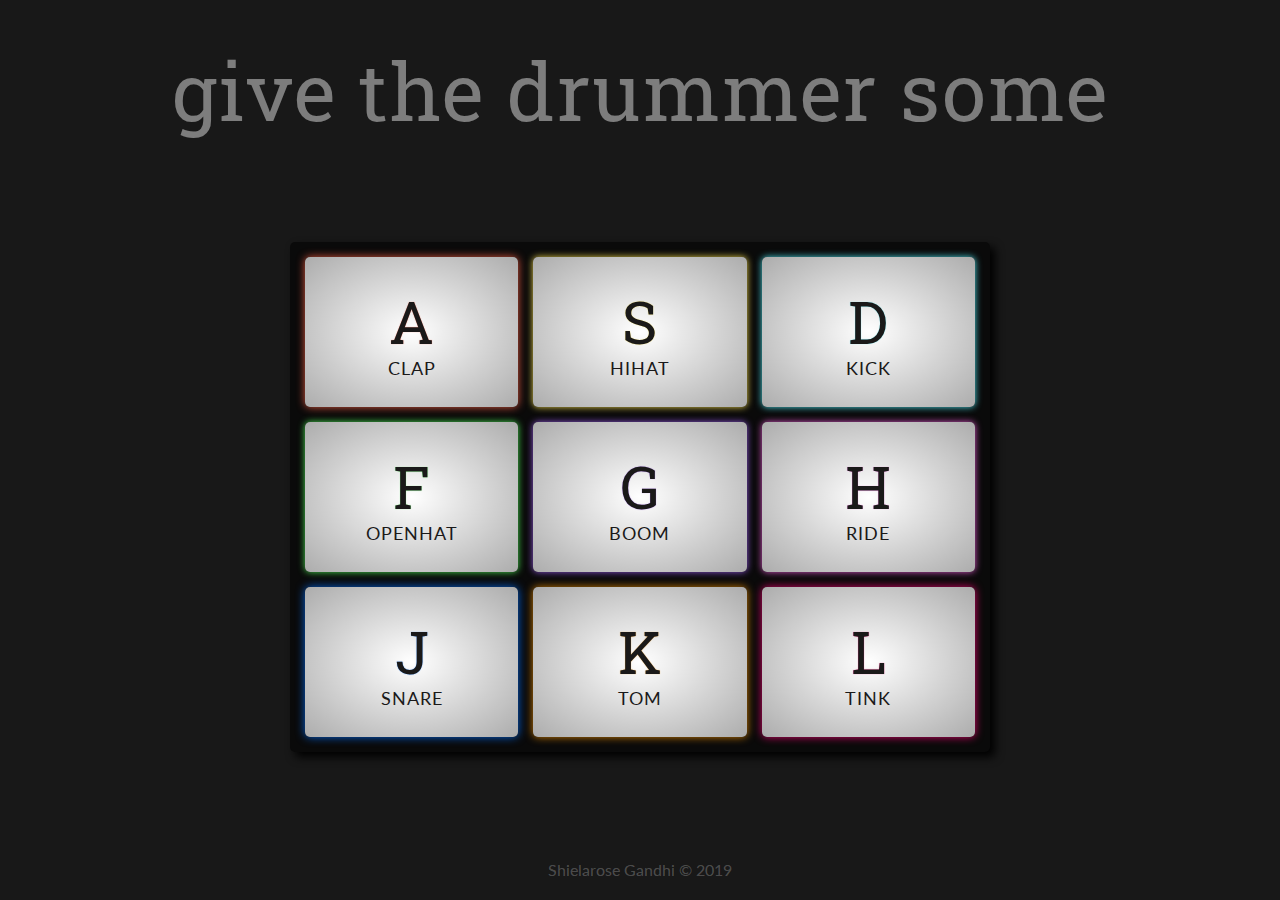
<file: JS30 - 1 - DrumKit/index.html>
<!DOCTYPE html>
<html lang="en">

<head>
   <meta charset="UTF-8">
   <title>give the drummer some</title>
   <link href="https://fonts.googleapis.com/css?family=Lato|Roboto+Slab" rel="stylesheet">
   <link rel="apple-touch-icon" sizes="76x76" href="favicon/apple-touch-icon.png">
   <link rel="icon" type="image/png" sizes="32x32" href="favicon/favicon-32x32.png">
   <link rel="icon" type="image/png" sizes="16x16" href="favicon/favicon-16x16.png">
   <link rel="manifest" href="favicon/site.webmanifest">
   <link rel="mask-icon" href="favicon/safari-pinned-tab.svg" color="#5bbad5">
   <link rel="shortcut icon" href="favicon/favicon.ico">
   <meta name="msapplication-TileColor" content="#da532c">
   <meta name="msapplication-config" content="favicon/browserconfig.xml">
   <meta name="theme-color" content="#ffffff">
   <link rel="stylesheet" href="style.css">
</head>

<body>

   <h1>give the drummer some</h1>
   <div class="keys">
      <div data-key="65" class="key key1">
         <kbd>A</kbd>
         <span class="sound">clap</span>
      </div>
      <div data-key="83" class="key key2">
         <kbd>S</kbd>
         <span class="sound">hihat</span>
      </div>
      <div data-key="68" class="key key3">
         <kbd>D</kbd>
         <span class="sound">kick</span>
      </div>
      <div data-key="70" class="key key4">
         <kbd>F</kbd>
         <span class="sound">openhat</span>
      </div>
      <div data-key="71" class="key key5">
         <kbd>G</kbd>
         <span class="sound">boom</span>
      </div>
      <div data-key="72" class="key key6">
         <kbd>H</kbd>
         <span class="sound">ride</span>
      </div>
      <div data-key="74" class="key key7">
         <kbd>J</kbd>
         <span class="sound">snare</span>
      </div>
      <div data-key="75" class="key key8">
         <kbd>K</kbd>
         <span class="sound">tom</span>
      </div>
      <div data-key="76" class="key key9">
         <kbd>L</kbd>
         <span class="sound">tink</span>
      </div>
   </div>

   <footer><a href="https://shielarosegandhi.com/" target="_blank">Shielarose Gandhi &copy; 2019</a></footer>

   <audio data-key="65" src="sounds/clap.wav"></audio>
   <audio data-key="83" src="sounds/hihat.wav"></audio>
   <audio data-key="68" src="sounds/kick.wav"></audio>
   <audio data-key="70" src="sounds/openhat.wav"></audio>
   <audio data-key="71" src="sounds/boom.wav"></audio>
   <audio data-key="72" src="sounds/ride.wav"></audio>
   <audio data-key="74" src="sounds/snare.wav"></audio>
   <audio data-key="75" src="sounds/tom.wav"></audio>
   <audio data-key="76" src="sounds/tink.wav"></audio>

   <script src="https://code.jquery.com/jquery-3.3.1.min.js" integrity="sha256-FgpCb/KJQlLNfOu91ta32o/NMZxltwRo8QtmkMRdAu8="
      crossorigin="anonymous"></script>
   <script>
      function playSound(e) {
         // select audio by data-key
         const audio = document.querySelector(`audio[data-key="${e.keyCode}"]`)
         const key = document.querySelector(`.key[data-key="${e.keyCode}"]`)

         // if there's no audio, stop the function from running
         if (!audio) return;

         audio.currentTime = 0 //rewinds to the start
         audio.play()

         // add class in js when playing 
         key.classList.add('playing');
      }
      
      function removeTransition(e) {
         if (e.propertyName !== 'transform') return; // skip it if it's not a transform
         this.classList.remove('playing');
      }

      // listen on each key for when the transition end event happens
      const keys = document.querySelectorAll('.key');
      keys.forEach(key => {
         key.addEventListener('transitionend', removeTransition)
      })
      window.addEventListener('keydown', playSound)

      $(function(){
         $(".key").on("click", function(){
            const key = $(this).data('key')
            const selectedDiv = $(`.key[data-key=${key}]`)
            const audio = $(`audio[data-key=${key}]`)[0]

            // if there's no audio, stop the function from running
            if (!audio) return;

            audio.currentTime = 0 //rewinds to the start
            audio.play()

            // add class in js when playing 
            $(this).addClass('playing');
         })
      })
   </script>


</body>

</html>
</file>
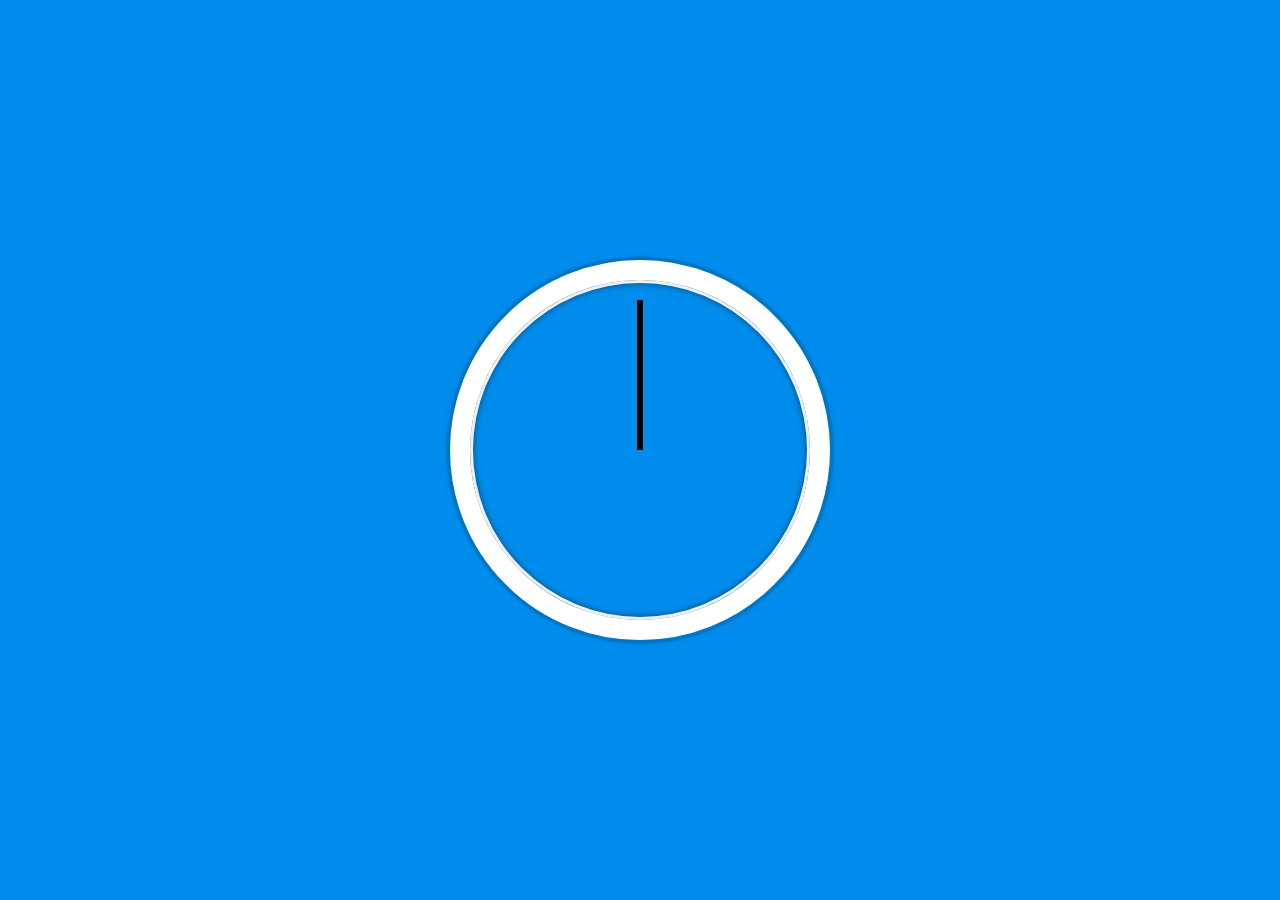
<file: JS30 - 2 - Clock/index.html>
<!DOCTYPE html>
<html lang="en">
<head>
  <meta charset="UTF-8">
  <title>JS + CSS Clock</title>
</head>
<body>


    <div class="clock">
      <div class="clock-face">
        <div class="hand hour-hand"></div>
        <div class="hand min-hand"></div>
        <div class="hand second-hand"></div>
      </div>
    </div>


  <style>
    html {
      background: #018DED url(http://unsplash.it/1500/1000?image=881&blur=50);
      background-size: cover;
      font-family: 'helvetica neue';
      text-align: center;
      font-size: 10px;
    }

    body {
      margin: 0;
      font-size: 2rem;
      display: flex;
      flex: 1;
      min-height: 100vh;
      align-items: center;
    }

    .clock {
      width: 30rem;
      height: 30rem;
      border: 20px solid white;
      border-radius: 50%;
      margin: 50px auto;
      position: relative;
      padding: 2rem;
      box-shadow:
        0 0 0 4px rgba(0,0,0,0.1),
        inset 0 0 0 3px #EFEFEF,
        inset 0 0 10px black,
        0 0 10px rgba(0,0,0,0.2);
    }

    .clock-face {
      position: relative;
      width: 100%;
      height: 100%;
      transform: translateY(-3px); /* account for the height of the clock hands */
    }

    .hand {
      width: 50%;
      height: 6px;
      background: black;
      position: absolute;
      top: 50%;
      transform-origin: 100%;
      transform: rotate(90deg);
      transition: all 0.05s;
      transition-timing-function: linear;
    }

  </style>

  <script>
    const secondHand = document.querySelector('.second-hand')
    const minuteHand = document.querySelector('.min-hand')
    const hourHand = document.querySelector('.hour-hand')

    function setDate(){
      const now = new Date();

      // Handles seconds hand of the clock
      const seconds =  now.getSeconds()
      const secondsDegrees = ((seconds / 60) * 360) + 90;
      secondHand.style.transform = `rotate(${secondsDegrees}deg)`;

      // Handles minutes hand of the clock
      const minutes = now.getMinutes()
      const minutesDegrees = ((minutes / 60) * 360) + 90;
      minuteHand.style.transform = `rotate(${minutesDegrees}deg)`;

      // Handles hour hand of the clock
      const hour = now.getHours()
      const hourDegrees = ((hour / 12) * 360) + 90;
      hourHand.style.transform = `rotate(${hourDegrees}deg)`;
    }

    setInterval(setDate, 1000);

  </script>
</body>
</html>
</file>
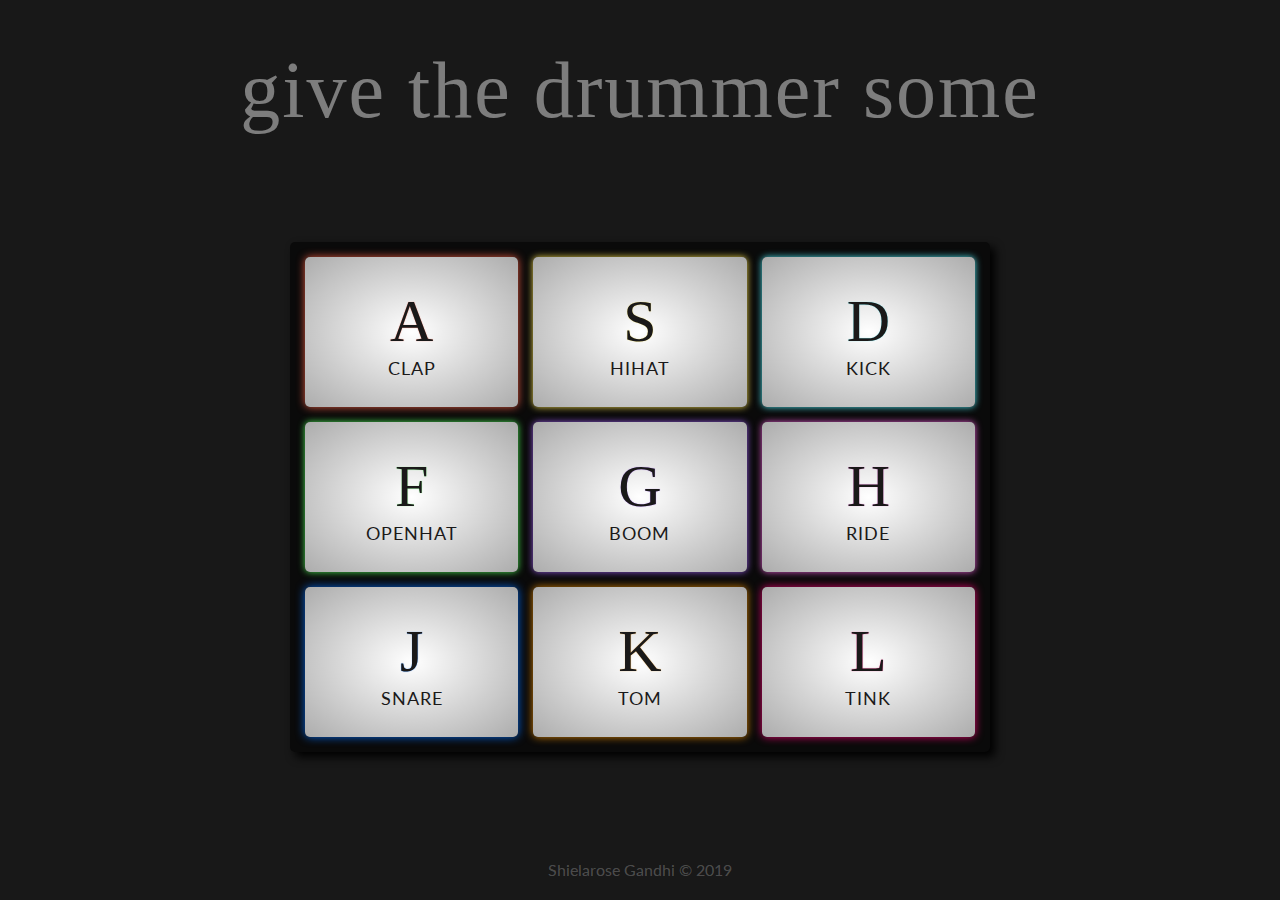
<file: JS30 - 1 - DrumKit/index-drumKit.html>
<!DOCTYPE html>
<html lang="en">

<head>
   <meta charset="UTF-8">
   <title>JS Drum Kit</title>
   <link href="https://fonts.googleapis.com/css?family=Bree+Serif|Lato" rel="stylesheet">
   <link rel="stylesheet" href="style.css">
</head>

<body>

   <h1>give the drummer some</h1>
   <div class="keys">
      <div data-key="65" class="key key1">
         <kbd>A</kbd>
         <span class="sound">clap</span>
      </div>
      <div data-key="83" class="key key2">
         <kbd>S</kbd>
         <span class="sound">hihat</span>
      </div>
      <div data-key="68" class="key key3">
         <kbd>D</kbd>
         <span class="sound">kick</span>
      </div>
      <div data-key="70" class="key key4">
         <kbd>F</kbd>
         <span class="sound">openhat</span>
      </div>
      <div data-key="71" class="key key5">
         <kbd>G</kbd>
         <span class="sound">boom</span>
      </div>
      <div data-key="72" class="key key6">
         <kbd>H</kbd>
         <span class="sound">ride</span>
      </div>
      <div data-key="74" class="key key7">
         <kbd>J</kbd>
         <span class="sound">snare</span>
      </div>
      <div data-key="75" class="key key8">
         <kbd>K</kbd>
         <span class="sound">tom</span>
      </div>
      <div data-key="76" class="key key9">
         <kbd>L</kbd>
         <span class="sound">tink</span>
      </div>
   </div>

   <footer><a href="https://shielarosegandhi.com/" target="_blank">Shielarose Gandhi &copy; 2019</a></footer>

   <audio data-key="65" src="sounds/clap.wav"></audio>
   <audio data-key="83" src="sounds/hihat.wav"></audio>
   <audio data-key="68" src="sounds/kick.wav"></audio>
   <audio data-key="70" src="sounds/openhat.wav"></audio>
   <audio data-key="71" src="sounds/boom.wav"></audio>
   <audio data-key="72" src="sounds/ride.wav"></audio>
   <audio data-key="74" src="sounds/snare.wav"></audio>
   <audio data-key="75" src="sounds/tom.wav"></audio>
   <audio data-key="76" src="sounds/tink.wav"></audio>

   <script src="https://code.jquery.com/jquery-3.3.1.min.js" integrity="sha256-FgpCb/KJQlLNfOu91ta32o/NMZxltwRo8QtmkMRdAu8="
      crossorigin="anonymous"></script>
   <script>
      function playSound(e) {
         // select audio by data-key
         const audio = document.querySelector(`audio[data-key="${e.keyCode}"]`)
         const key = document.querySelector(`.key[data-key="${e.keyCode}"]`)

         // if there's no audio, stop the function from running
         if (!audio) return;

         audio.currentTime = 0 //rewinds to the start
         audio.play()

         // add class in js when playing 
         key.classList.add('playing');
      }
      
      function removeTransition(e) {
         if (e.propertyName !== 'transform') return; // skip it if it's not a transform
         this.classList.remove('playing');
      }

      // listen on each key for when the transition end event happens
      const keys = document.querySelectorAll('.key');
      keys.forEach(key => {
         key.addEventListener('transitionend', removeTransition)
      })
      window.addEventListener('keydown', playSound)

      $(function(){
         $(".key").on("click", function(){
            const key = $(this).data('key')
            const selectedDiv = $(`.key[data-key=${key}]`)
            const audio = $(`audio[data-key=${key}]`)[0]

            // if there's no audio, stop the function from running
            if (!audio) return;

            audio.currentTime = 0 //rewinds to the start
            audio.play()

            // add class in js when playing 
            $(this).addClass('playing');

         })
      })
   </script>


</body>

</html>
</file>
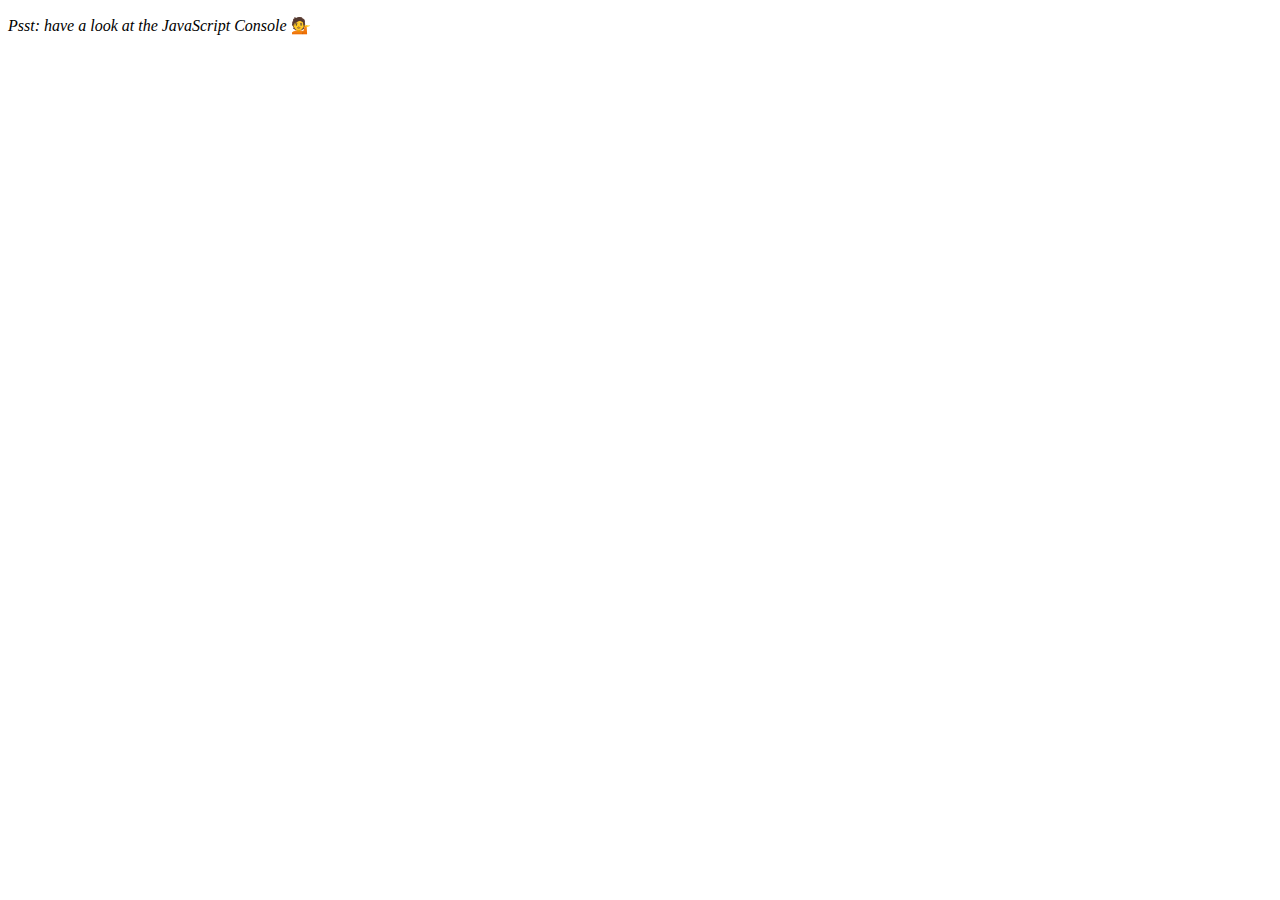
<file: JS30 - 4 - Array Cardio Day 1/index-START.html>
<!DOCTYPE html>
<html lang="en">
<head>
  <meta charset="UTF-8">
  <title>Array Cardio 💪</title>
</head>
<body>
  <p><em>Psst: have a look at the JavaScript Console</em> 💁</p>
  <script>
    // Get your shorts on - this is an array workout!
    // ## Array Cardio Day 1

    // Some data we can work with

    const inventors = [
      { first: 'Albert', last: 'Einstein', year: 1879, passed: 1955 },
      { first: 'Isaac', last: 'Newton', year: 1643, passed: 1727 },
      { first: 'Galileo', last: 'Galilei', year: 1564, passed: 1642 },
      { first: 'Marie', last: 'Curie', year: 1867, passed: 1934 },
      { first: 'Johannes', last: 'Kepler', year: 1571, passed: 1630 },
      { first: 'Nicolaus', last: 'Copernicus', year: 1473, passed: 1543 },
      { first: 'Max', last: 'Planck', year: 1858, passed: 1947 },
      { first: 'Katherine', last: 'Blodgett', year: 1898, passed: 1979 },
      { first: 'Ada', last: 'Lovelace', year: 1815, passed: 1852 },
      { first: 'Sarah E.', last: 'Goode', year: 1855, passed: 1905 },
      { first: 'Lise', last: 'Meitner', year: 1878, passed: 1968 },
      { first: 'Hanna', last: 'Hammarström', year: 1829, passed: 1909 }
    ];

    const people = ['Beck, Glenn', 'Becker, Carl', 'Beckett, Samuel', 'Beddoes, Mick', 'Beecher, Henry', 'Beethoven, Ludwig', 'Begin, Menachem', 'Belloc, Hilaire', 'Bellow, Saul', 'Benchley, Robert', 'Benenson, Peter', 'Ben-Gurion, David', 'Benjamin, Walter', 'Benn, Tony', 'Bennington, Chester', 'Benson, Leana', 'Bent, Silas', 'Bentsen, Lloyd', 'Berger, Ric', 'Bergman, Ingmar', 'Berio, Luciano', 'Berle, Milton', 'Berlin, Irving', 'Berne, Eric', 'Bernhard, Sandra', 'Berra, Yogi', 'Berry, Halle', 'Berry, Wendell', 'Bethea, Erin', 'Bevan, Aneurin', 'Bevel, Ken', 'Biden, Joseph', 'Bierce, Ambrose', 'Biko, Steve', 'Billings, Josh', 'Biondo, Frank', 'Birrell, Augustine', 'Black, Elk', 'Blair, Robert', 'Blair, Tony', 'Blake, William'];

    // Array.prototype.filter()
    // 1. Filter the list of inventors for those who were born in the 1500's
    const fifteen = inventors.filter((inventor) => {
      if(inventor.year >= 1500 && inventor.year < 1600){
        return true; //keep it!
      }
    });

    console.table(fifteen)

    // console.table(fifteen) -- breaks down the array into a table

    // Array.prototype.map()
    // 2. Give us an array of the inventors' first and last names
    const fullNames = inventors.map((inventor) => {
      return(`${inventor.first} ${inventor.last}`)
    })

    console.log(fullNames)


    // Array.prototype.sort()
    // 3. Sort the inventors by birthdate, oldest to youngest

    // const birthdays = inventors.sort((a, b) => {
    //   if(a.year > b.year){
    //     return 1;
    //   } else {
    //     return -1;
    //   }
    // })

    const birthdays = inventors.sort((a, b) => a.year > b.year ? 1 : -1);

    console.table(birthdays)

    // Array.prototype.reduce()
    // 4. How many years did all the inventors live?
    const totalYears = inventors.reduce((total, inventor) => {
      return total + (inventor.passed - inventor.year)
    }, 0)

    console.log(totalYears)

    // 5. Sort the inventors by years lived
    const oldest = inventors.sort((a, b) => {
      const lastGuy = a.passed - a.year;
      const nextGuy = b.passed - b.year;
      return lastGuy > nextGuy ? -1 : 1;
      // if(lastGuy > nextGuy){
      //   return -1;
      // } else {
      //   return 1;
      // }
    })

    console.table(oldest);

    // 6. create a list of Boulevards in Paris that contain 'de' anywhere in the name
    // https://en.wikipedia.org/wiki/Category:Boulevards_in_Paris


    // 7. sort Exercise
    // Sort the people alphabetically by last name
    const alpha = people.sort((lastOne, nextOne) => {
      const [aLast, aFirst] = lastOne.split(", ");
      const [bLast, bFirst] = nextOne.split(", ");
      return aLast > bLast ? 1 : -1
    });
    console.log(alpha)

    // 8. Reduce Exercise
    // Sum up the instances of each of these
    const data = ['car', 'car', 'truck', 'truck', 'bike', 'walk', 'car', 'van', 'bike', 'walk', 'car', 'van', 'car', 'truck' ];

    const transportation = data.reduce((obj, item) => {
      if(!obj[item]) {
        obj[item] = 0
      }
      obj[item]++;
      return obj;
    }, {})
    
    console.log(transportation)

  </script>
</body>
</html>
</file>
<file: JS30 - 1 - DrumKit/style.css>
/* GENERAL STYLING */
article, aside, details, figcaption, figure, footer, header, hgroup, nav, section, summary {
  display: block; }

audio, canvas, video {
  display: inline-block; }

audio:not([controls]) {
  display: none;
  height: 0; }

[hidden] {
  display: none; }

html {
  font-family: sans-serif;
  -webkit-text-size-adjust: 100%;
  -ms-text-size-adjust: 100%; }

a:focus {
  outline: thin dotted; }

a:active, a:hover {
  outline: 0; }

h1 {
  font-size: 2em; }

abbr[title] {
  border-bottom: 1px dotted; }

b, strong {
  font-weight: 700; }

dfn {
  font-style: italic; }

mark {
  background: #ff0;
  color: #000; }

code, kbd, pre, samp {
  font-family: monospace, serif;
  font-size: 1em; }

pre {
  white-space: pre-wrap;
  word-wrap: break-word; }

q {
  quotes: \201C \201D \2018 \2019; }

small {
  font-size: 80%; }

sub, sup {
  font-size: 75%;
  line-height: 0;
  position: relative;
  vertical-align: baseline; }

sup {
  top: -.5em; }

sub {
  bottom: -.25em; }

img {
  border: 0; }

svg:not(:root) {
  overflow: hidden; }

fieldset {
  border: 1px solid silver;
  margin: 0 2px;
  padding: .35em .625em .75em; }

button, input, select, textarea {
  font-family: inherit;
  font-size: 100%;
  margin: 0; }

button, input {
  line-height: normal; }

button, html input[type=button], input[type=reset], input[type=submit] {
  -webkit-appearance: button;
  cursor: pointer; }

button[disabled], input[disabled] {
  cursor: default; }

input[type=checkbox], input[type=radio] {
  -webkit-box-sizing: border-box;
  box-sizing: border-box;
  padding: 0; }

input[type=search] {
  -webkit-appearance: textfield;
  -moz-box-sizing: content-box;
  -webkit-box-sizing: content-box;
  box-sizing: content-box; }

input[type=search]::-webkit-search-cancel-button, input[type=search]::-webkit-search-decoration {
  -webkit-appearance: none; }

textarea {
  overflow: auto;
  vertical-align: top; }

table {
  border-collapse: collapse;
  border-spacing: 0; }

body, figure {
  margin: 0; }

legend, button::-moz-focus-inner, input::-moz-focus-inner {
  border: 0;
  padding: 0; }

a {
  text-decoration: none; }

ul {
  list-style-type: none;
  margin: 0;
  padding: 0; }

.clearfix:after {
  visibility: hidden;
  display: block;
  font-size: 0;
  content: '';
  clear: both;
  height: 0; }

* {
  -moz-box-sizing: border-box;
  -webkit-box-sizing: border-box;
  box-sizing: border-box; }

.visuallyhidden:not(:focus):not(:active) {
  position: absolute;
  width: 1px;
  height: 1px;
  margin: -1px;
  border: 0;
  padding: 0;
  white-space: nowrap;
  -webkit-clip-path: inset(100%);
  clip-path: inset(100%);
  clip: rect(0 0 0);
  overflow: hidden; }

img {
  max-width: 100%; }

html {
  font-size: 62.5%; }

body {
  font-size: 1.6rem;
  font-size: 16px;
  padding: 50px 50px 20px 50px;
  height: 100vh;
  background: #181818;
  display: grid;
  grid-template-columns: 1fr;
  grid-template-rows: 1.5fr 4fr 1fr;
  -webkit-box-align: center;
  -ms-flex-align: center;
  align-items: center;
  justify-items: center; }

h1 {
  font-size: 8rem;
  margin: 0;
  color: rgba(255, 255, 255, 0.438);
  font-family: "Roboto Slab", serif;
  font-weight: 400;
  -ms-flex-item-align: start;
  align-self: start;
  text-align: center;
  line-height: 1;
  letter-spacing: 2px; }

.keys {
  display: grid;
  grid-template-columns: repeat(3, 1fr);
  grid-template-rows: repeat(3, 1fr);
  grid-gap: 15px;
  padding: 15px;
  border-radius: .5rem;
  background: #0a0a0a;
  -webkit-box-shadow: 5px 5px 10px black;
  box-shadow: 5px 5px 10px black;
  width: 100%;
  height: 100%;
  max-width: 700px;
  max-height: 700px; }

.key {
  border-radius: .5rem;
  font-size: 1.5rem;
  -webkit-transition: all .1s ease;
  -o-transition: all .1s ease;
  transition: all .1s ease;
  display: -webkit-box;
  display: -ms-flexbox;
  display: flex;
  -webkit-box-orient: vertical;
  -webkit-box-direction: normal;
  -ms-flex-direction: column;
  flex-direction: column;
  -webkit-box-pack: center;
  -ms-flex-pack: center;
  justify-content: center;
  -webkit-box-align: center;
  -ms-flex-align: center;
  align-items: center;
  color: #1a1919;
  background: -webkit-radial-gradient(white, rgba(255, 255, 255, 0.664));
  background: -o-radial-gradient(white, rgba(255, 255, 255, 0.664));
  background: radial-gradient(white, rgba(255, 255, 255, 0.664));
  cursor: pointer; }

/* Key 1 */
.key1 {
  -webkit-box-shadow: 0px 0px 8px rgba(255, 99, 71, 0.863);
  box-shadow: 0px 0px 8px rgba(255, 99, 71, 0.863); }

.key1 kbd {
  text-shadow: 0 0 1px rgba(255, 99, 71, 0.863); }

.key1.playing {
  background: -webkit-radial-gradient(white, rgba(255, 101, 101, 0.7));
  background: -o-radial-gradient(white, rgba(255, 101, 101, 0.7));
  background: radial-gradient(white, rgba(255, 101, 101, 0.7)); }

/* Key 2 */
.key2 {
  -webkit-box-shadow: 0px 0px 7px rgba(255, 229, 81, 0.897);
  box-shadow: 0px 0px 7px rgba(255, 229, 81, 0.897); }

.key2 kbd {
  text-shadow: 0 0 1px rgba(255, 229, 81, 0.897); }

.key2.playing {
  background: -webkit-radial-gradient(white, rgba(255, 229, 81, 0.897));
  background: -o-radial-gradient(white, rgba(255, 229, 81, 0.897));
  background: radial-gradient(white, rgba(255, 229, 81, 0.897)); }

/* Key 3 */
.key3 {
  -webkit-box-shadow: 0px 0px 7px rgba(81, 243, 255, 0.897);
  box-shadow: 0px 0px 7px rgba(81, 243, 255, 0.897); }

.key3 kbd {
  text-shadow: 0 0 1px rgba(81, 243, 255, 0.897); }

.key3.playing {
  background: -webkit-radial-gradient(white, rgba(81, 243, 255, 0.897));
  background: -o-radial-gradient(white, rgba(81, 243, 255, 0.897));
  background: radial-gradient(white, rgba(81, 243, 255, 0.897)); }

/* Key 4 */
.key4 {
  -webkit-box-shadow: 0px 0px 7px rgba(81, 255, 90, 0.849);
  box-shadow: 0px 0px 7px rgba(81, 255, 90, 0.849); }

.key4 kbd {
  text-shadow: 0 0 1px rgba(81, 255, 90, 0.849); }

.key4.playing {
  background: -webkit-radial-gradient(white, rgba(81, 255, 90, 0.849));
  background: -o-radial-gradient(white, rgba(81, 255, 90, 0.849));
  background: radial-gradient(white, rgba(81, 255, 90, 0.849)); }

/* Key 5 */
.key5 {
  -webkit-box-shadow: 0px 0px 7px rgba(163, 96, 250, 0.849);
  box-shadow: 0px 0px 7px rgba(163, 96, 250, 0.849); }

.key5 kbd {
  text-shadow: 0 0 1px rgba(163, 96, 250, 0.849); }

.key5.playing {
  background: -webkit-radial-gradient(white, rgba(163, 96, 250, 0.849));
  background: -o-radial-gradient(white, rgba(163, 96, 250, 0.849));
  background: radial-gradient(white, rgba(163, 96, 250, 0.849)); }

/* Key 6 */
.key6 {
  -webkit-box-shadow: 0px 0px 7px rgba(250, 96, 229, 0.849);
  box-shadow: 0px 0px 7px rgba(250, 96, 229, 0.849); }

.key6 kbd {
  text-shadow: 0 0 1px rgba(250, 96, 229, 0.849); }

.key6.playing {
  background: -webkit-radial-gradient(white, rgba(250, 96, 229, 0.849));
  background: -o-radial-gradient(white, rgba(250, 96, 229, 0.849));
  background: radial-gradient(white, rgba(250, 96, 229, 0.849)); }

/* Key 7 */
.key7 {
  -webkit-box-shadow: 0px 0px 10px rgba(2, 112, 255, 0.849);
  box-shadow: 0px 0px 10px rgba(2, 112, 255, 0.849); }

.key7 kbd {
  text-shadow: 0 0 1px rgba(2, 112, 255, 0.849); }

.key7.playing {
  background: -webkit-radial-gradient(white, rgba(2, 112, 255, 0.849));
  background: -o-radial-gradient(white, rgba(2, 112, 255, 0.849));
  background: radial-gradient(white, rgba(2, 112, 255, 0.849)); }

/* Key 8 */
.key8 {
  -webkit-box-shadow: 0px 0px 8px rgba(238, 143, 0, 0.849);
  box-shadow: 0px 0px 8px rgba(238, 143, 0, 0.849); }

.key8 kbd {
  text-shadow: 0 0 1px rgba(238, 143, 0, 0.849); }

.key8.playing {
  background: -webkit-radial-gradient(white, rgba(238, 143, 0, 0.849));
  background: -o-radial-gradient(white, rgba(238, 143, 0, 0.849));
  background: radial-gradient(white, rgba(238, 143, 0, 0.849)); }

/* Key 9 */
.key9 {
  -webkit-box-shadow: 0px 0px 8px rgba(255, 0, 119, 0.849);
  box-shadow: 0px 0px 8px rgba(255, 0, 119, 0.849); }

.key9 kbd {
  text-shadow: 0 0 1px rgba(255, 0, 119, 0.849); }

.key9.playing {
  background: -webkit-radial-gradient(white, rgba(255, 0, 119, 0.849));
  background: -o-radial-gradient(white, rgba(255, 0, 119, 0.849));
  background: radial-gradient(white, rgba(255, 0, 119, 0.849)); }

.playing {
  -webkit-transform: scale(1.05);
  -ms-transform: scale(1.05);
  transform: scale(1.05); }

kbd {
  display: block;
  font-size: 6rem;
  font-family: 'Roboto Slab', serif;
  font-weight: 400;
  line-height: 1.2; }

.sound {
  font-family: 'Lato', sans-serif;
  font-size: 1.8rem;
  text-transform: uppercase;
  letter-spacing: .1rem; }

footer {
  -ms-flex-item-align: end;
  align-self: end; }

footer a {
  font-family: 'Lato';
  font-size: 1.6rem;
  color: rgba(255, 255, 255, 0.24); }

/* Media Queries */
@media (max-width: 980px) {
  body {
    grid-template-rows: 2fr 4fr 1fr; }
  h1 {
    -ms-flex-item-align: center;
    align-self: center; } }

@media (max-width: 950px) {
  kbd {
    font-size: 4rem; }
  .sound {
    font-size: 1.2rem; } }

@media (max-width: 750px) {
  h1 {
    font-size: 7rem; } }

@media (max-width: 595px) {
  h1 {
    font-size: 4rem; } }

@media (max-width: 458px) {
  h1 {
    font-size: 4rem; }
  .keys {
    grid-template-columns: repeat(3, 80px);
    grid-template-rows: repeat(3, 80px);
    grid-gap: 10px; }
  .sound {
    font-size: 1.1rem; } }

@media (max-width: 390px) {
  body {
    padding: 0 0 20px 0; }
  h1 {
    -ms-flex-item-align: end;
    align-self: end;
    margin: 0 10px; } }
</file>
